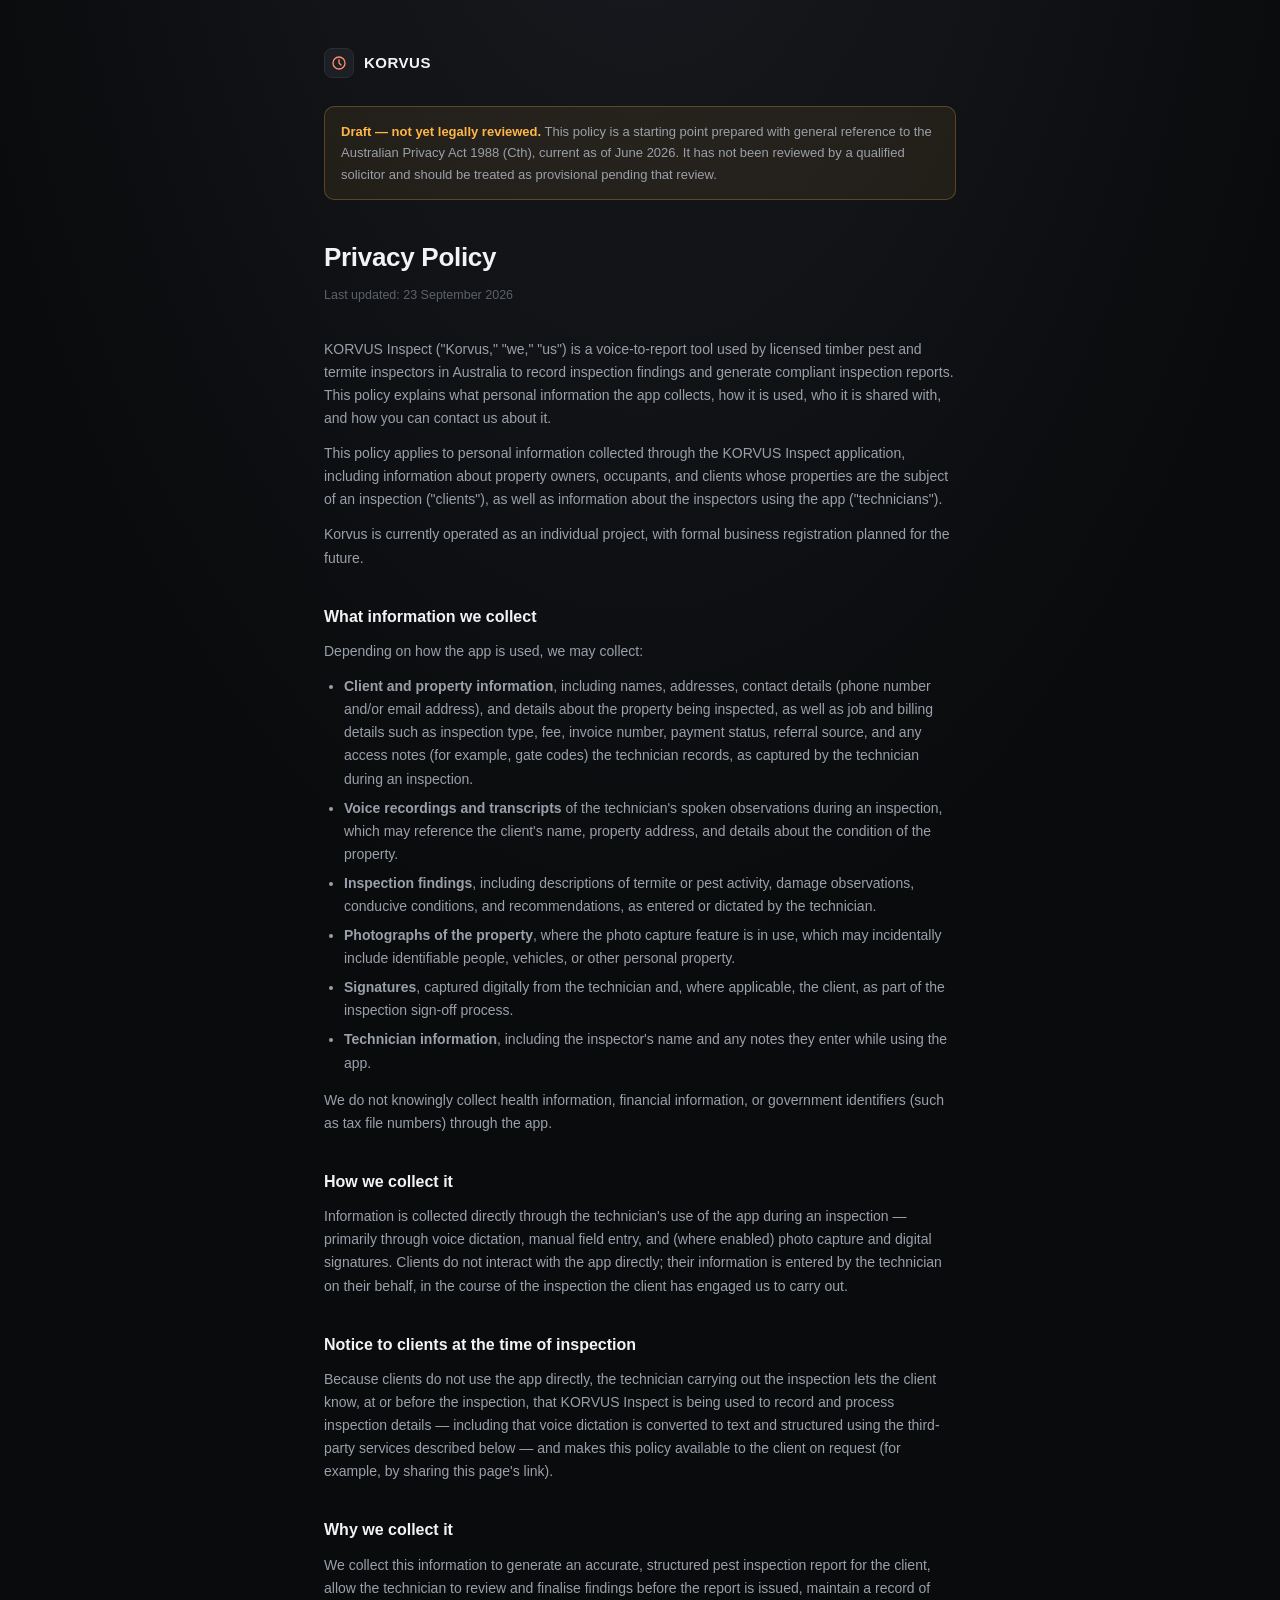
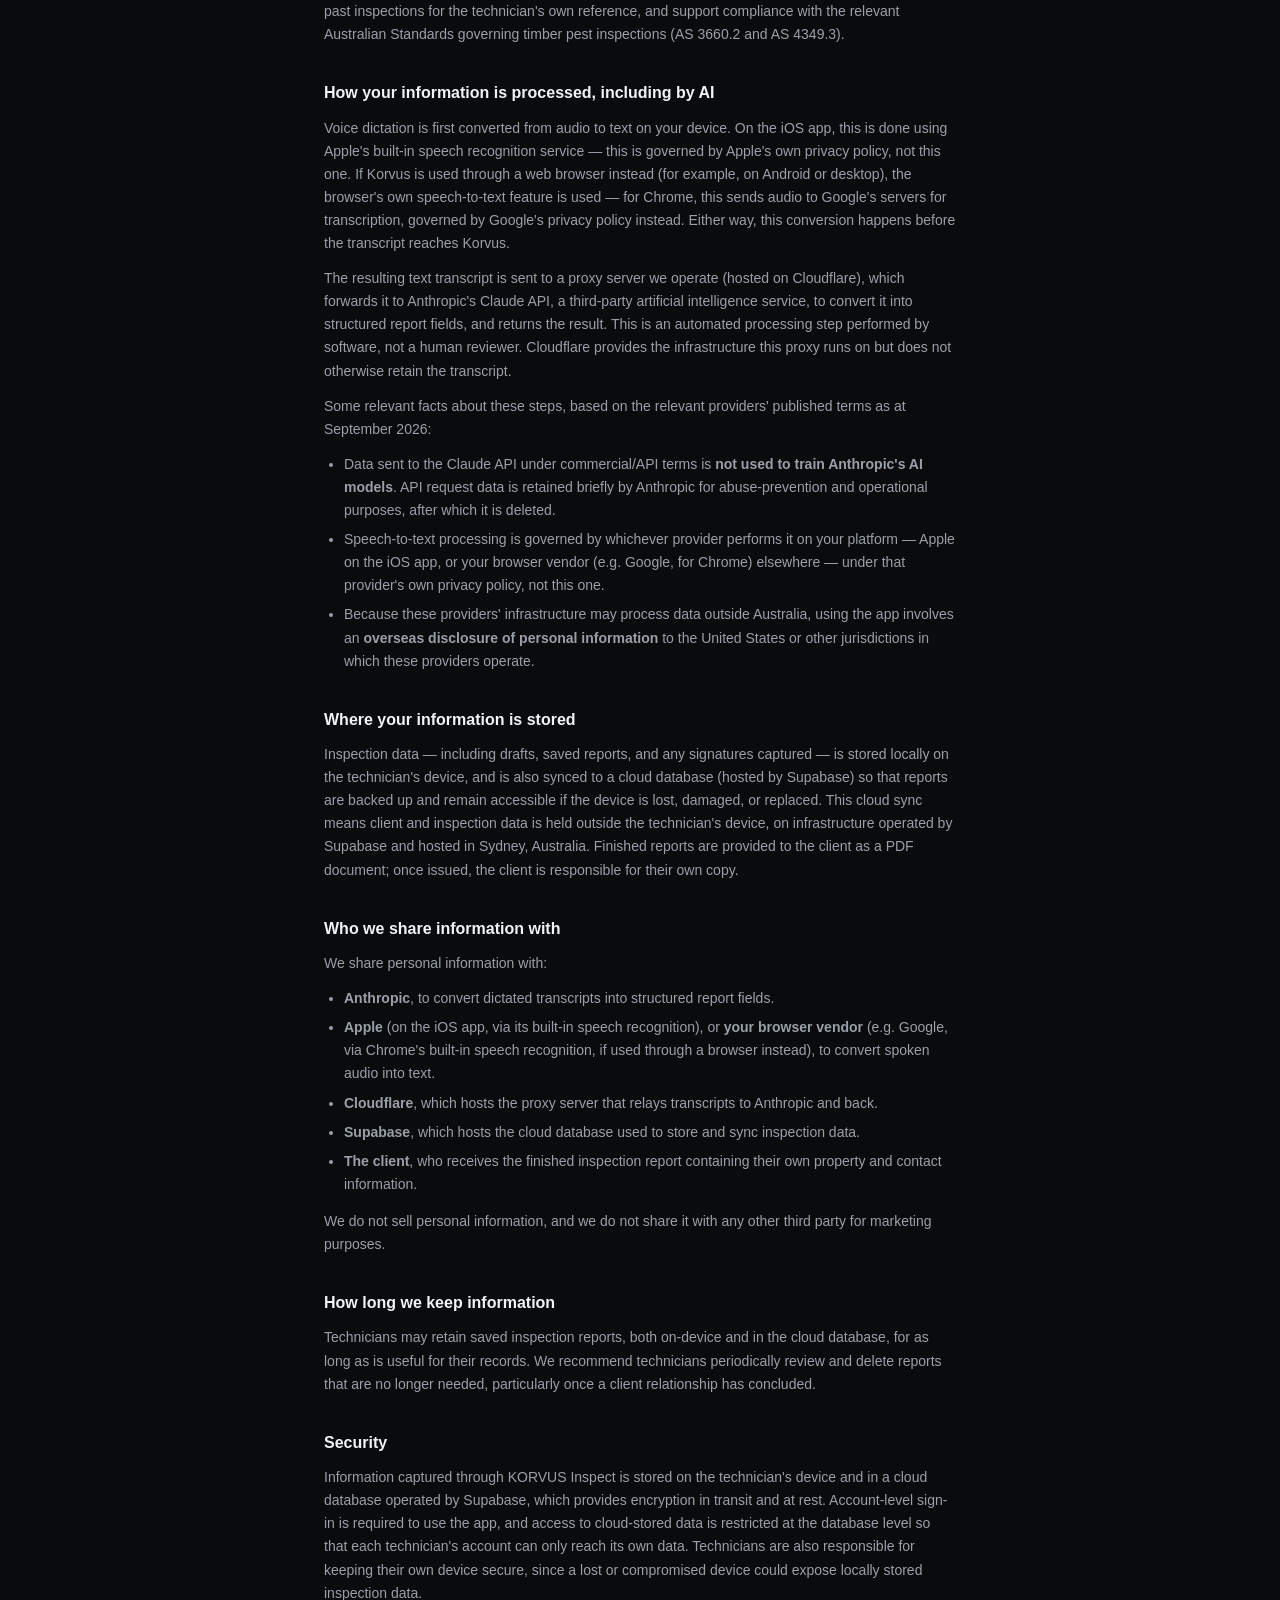
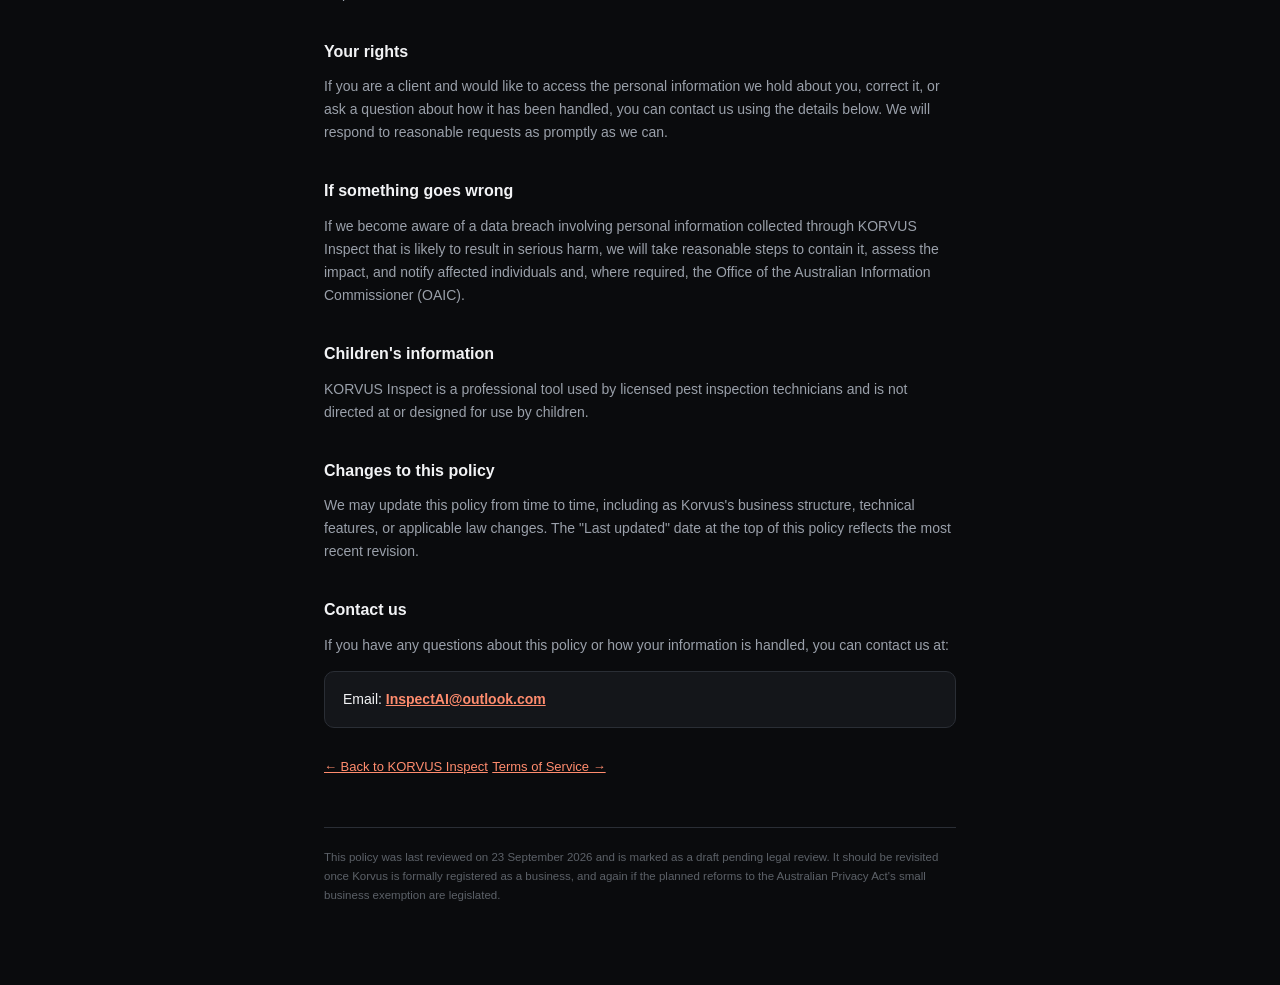
<file: privacy.html>
<!DOCTYPE html>
<html lang="en">
<head>
<meta charset="UTF-8">
<meta name="viewport" content="width=device-width, initial-scale=1.0">
<title>Privacy Policy — KORVUS Inspect</title>
<style>
  :root {
    --bg:       #0a0b0d;
    --surface:  #14161a;
    --surface2: #1c1f24;
    --accent:   #ff6b4a;
    --accent2:  #ff8c6e;
    --yellow:   #ffb648;
    --text:     #f2f3f5;
    --text2:    #9aa0aa;
    --text3:    #5c6168;
    --border:   #2a2e35;
  }
  * { margin:0; padding:0; box-sizing:border-box; }
  body {
    background: radial-gradient(ellipse 100% 60% at 50% -10%, #1a1d22 0%, var(--bg) 55%), var(--bg);
    color: var(--text);
    font-family: 'Inter', -apple-system, BlinkMacSystemFont, sans-serif;
    line-height: 1.65;
    min-height: 100vh;
  }
  .wrap {
    max-width: 680px;
    margin: 0 auto;
    padding: 48px 24px 80px;
  }
  .brand {
    display: flex;
    align-items: center;
    gap: 10px;
    margin-bottom: 28px;
  }
  .brand-icon {
    width: 30px; height: 30px;
    border-radius: 8px;
    background: var(--surface2);
    border: 1px solid var(--border);
    display: flex; align-items: center; justify-content: center;
    color: var(--accent2);
  }
  .brand-name { font-size: 15px; font-weight: 700; letter-spacing: 0.5px; }
  .draft-note {
    background: rgba(255,182,72,0.08);
    border: 1px solid rgba(255,182,72,0.25);
    border-radius: 10px;
    padding: 14px 16px;
    font-size: 13px;
    color: var(--text2);
    margin-bottom: 36px;
  }
  .draft-note strong { color: var(--yellow); }
  h1 {
    font-size: 26px;
    font-weight: 700;
    margin-bottom: 6px;
    letter-spacing: -0.3px;
  }
  .updated {
    font-size: 12.5px;
    color: var(--text3);
    margin-bottom: 32px;
  }
  h2 {
    font-size: 16px;
    font-weight: 700;
    margin-top: 34px;
    margin-bottom: 10px;
    color: var(--text);
  }
  p, li { font-size: 14px; color: var(--text2); }
  p { margin-bottom: 12px; }
  ul { margin: 10px 0 14px 20px; }
  li { margin-bottom: 6px; }
  a { color: var(--accent2); text-decoration: underline; }
  .contact-box {
    margin-top: 14px;
    background: var(--surface);
    border: 1px solid var(--border);
    border-radius: 10px;
    padding: 16px 18px;
    font-size: 14px;
  }
  .contact-box a { font-weight: 600; }
  footer {
    margin-top: 48px;
    padding-top: 20px;
    border-top: 1px solid var(--border);
    font-size: 11.5px;
    color: var(--text3);
  }
  footer a { color: var(--text3); }
  .back-link {
    display: inline-block;
    margin-top: 28px;
    font-size: 13px;
  }
</style>
</head>
<body>
<div class="wrap">

  <div class="brand">
    <div class="brand-icon">
      <svg width="16" height="16" viewBox="0 0 24 24" fill="none" stroke="currentColor" stroke-width="2" stroke-linecap="round" stroke-linejoin="round"><circle cx="12" cy="12" r="9"/><path d="M12 7v5l3 3"/></svg>
    </div>
    <div class="brand-name">KORVUS</div>
  </div>

  <div class="draft-note">
    <strong>Draft — not yet legally reviewed.</strong> This policy is a starting point prepared with general reference to the Australian Privacy Act 1988 (Cth), current as of June 2026. It has not been reviewed by a qualified solicitor and should be treated as provisional pending that review.
  </div>

  <h1>Privacy Policy</h1>
  <div class="updated">Last updated: 23 September 2026</div>

  <p>KORVUS Inspect ("Korvus," "we," "us") is a voice-to-report tool used by licensed timber pest and termite inspectors in Australia to record inspection findings and generate compliant inspection reports. This policy explains what personal information the app collects, how it is used, who it is shared with, and how you can contact us about it.</p>

  <p>This policy applies to personal information collected through the KORVUS Inspect application, including information about property owners, occupants, and clients whose properties are the subject of an inspection ("clients"), as well as information about the inspectors using the app ("technicians").</p>

  <p>Korvus is currently operated as an individual project, with formal business registration planned for the future.</p>

  <h2>What information we collect</h2>
  <p>Depending on how the app is used, we may collect:</p>
  <ul>
    <li><strong>Client and property information</strong>, including names, addresses, contact details (phone number and/or email address), and details about the property being inspected, as well as job and billing details such as inspection type, fee, invoice number, payment status, referral source, and any access notes (for example, gate codes) the technician records, as captured by the technician during an inspection.</li>
    <li><strong>Voice recordings and transcripts</strong> of the technician's spoken observations during an inspection, which may reference the client's name, property address, and details about the condition of the property.</li>
    <li><strong>Inspection findings</strong>, including descriptions of termite or pest activity, damage observations, conducive conditions, and recommendations, as entered or dictated by the technician.</li>
    <li><strong>Photographs of the property</strong>, where the photo capture feature is in use, which may incidentally include identifiable people, vehicles, or other personal property.</li>
    <li><strong>Signatures</strong>, captured digitally from the technician and, where applicable, the client, as part of the inspection sign-off process.</li>
    <li><strong>Technician information</strong>, including the inspector's name and any notes they enter while using the app.</li>
  </ul>
  <p>We do not knowingly collect health information, financial information, or government identifiers (such as tax file numbers) through the app.</p>

  <h2>How we collect it</h2>
  <p>Information is collected directly through the technician's use of the app during an inspection — primarily through voice dictation, manual field entry, and (where enabled) photo capture and digital signatures. Clients do not interact with the app directly; their information is entered by the technician on their behalf, in the course of the inspection the client has engaged us to carry out.</p>

  <h2>Notice to clients at the time of inspection</h2>
  <p>Because clients do not use the app directly, the technician carrying out the inspection lets the client know, at or before the inspection, that KORVUS Inspect is being used to record and process inspection details — including that voice dictation is converted to text and structured using the third-party services described below — and makes this policy available to the client on request (for example, by sharing this page's link).</p>

  <h2>Why we collect it</h2>
  <p>We collect this information to generate an accurate, structured pest inspection report for the client, allow the technician to review and finalise findings before the report is issued, maintain a record of past inspections for the technician's own reference, and support compliance with the relevant Australian Standards governing timber pest inspections (AS 3660.2 and AS 4349.3).</p>

  <h2>How your information is processed, including by AI</h2>
  <p>Voice dictation is first converted from audio to text on your device. On the iOS app, this is done using Apple's built-in speech recognition service — this is governed by Apple's own privacy policy, not this one. If Korvus is used through a web browser instead (for example, on Android or desktop), the browser's own speech-to-text feature is used — for Chrome, this sends audio to Google's servers for transcription, governed by Google's privacy policy instead. Either way, this conversion happens before the transcript reaches Korvus.</p>
  <p>The resulting text transcript is sent to a proxy server we operate (hosted on Cloudflare), which forwards it to Anthropic's Claude API, a third-party artificial intelligence service, to convert it into structured report fields, and returns the result. This is an automated processing step performed by software, not a human reviewer. Cloudflare provides the infrastructure this proxy runs on but does not otherwise retain the transcript.</p>
  <p>Some relevant facts about these steps, based on the relevant providers' published terms as at September 2026:</p>
  <ul>
    <li>Data sent to the Claude API under commercial/API terms is <strong>not used to train Anthropic's AI models</strong>. API request data is retained briefly by Anthropic for abuse-prevention and operational purposes, after which it is deleted.</li>
    <li>Speech-to-text processing is governed by whichever provider performs it on your platform — Apple on the iOS app, or your browser vendor (e.g. Google, for Chrome) elsewhere — under that provider's own privacy policy, not this one.</li>
    <li>Because these providers' infrastructure may process data outside Australia, using the app involves an <strong>overseas disclosure of personal information</strong> to the United States or other jurisdictions in which these providers operate.</li>
  </ul>

  <h2>Where your information is stored</h2>
  <p>Inspection data — including drafts, saved reports, and any signatures captured — is stored locally on the technician's device, and is also synced to a cloud database (hosted by Supabase) so that reports are backed up and remain accessible if the device is lost, damaged, or replaced. This cloud sync means client and inspection data is held outside the technician's device, on infrastructure operated by Supabase and hosted in Sydney, Australia. Finished reports are provided to the client as a PDF document; once issued, the client is responsible for their own copy.</p>

  <h2>Who we share information with</h2>
  <p>We share personal information with:</p>
  <ul>
    <li><strong>Anthropic</strong>, to convert dictated transcripts into structured report fields.</li>
    <li><strong>Apple</strong> (on the iOS app, via its built-in speech recognition), or <strong>your browser vendor</strong> (e.g. Google, via Chrome's built-in speech recognition, if used through a browser instead), to convert spoken audio into text.</li>
    <li><strong>Cloudflare</strong>, which hosts the proxy server that relays transcripts to Anthropic and back.</li>
    <li><strong>Supabase</strong>, which hosts the cloud database used to store and sync inspection data.</li>
    <li><strong>The client</strong>, who receives the finished inspection report containing their own property and contact information.</li>
  </ul>
  <p>We do not sell personal information, and we do not share it with any other third party for marketing purposes.</p>

  <h2>How long we keep information</h2>
  <p>Technicians may retain saved inspection reports, both on-device and in the cloud database, for as long as is useful for their records. We recommend technicians periodically review and delete reports that are no longer needed, particularly once a client relationship has concluded.</p>

  <h2>Security</h2>
  <p>Information captured through KORVUS Inspect is stored on the technician's device and in a cloud database operated by Supabase, which provides encryption in transit and at rest. Account-level sign-in is required to use the app, and access to cloud-stored data is restricted at the database level so that each technician's account can only reach its own data. Technicians are also responsible for keeping their own device secure, since a lost or compromised device could expose locally stored inspection data.</p>

  <h2>Your rights</h2>
  <p>If you are a client and would like to access the personal information we hold about you, correct it, or ask a question about how it has been handled, you can contact us using the details below. We will respond to reasonable requests as promptly as we can.</p>

  <h2>If something goes wrong</h2>
  <p>If we become aware of a data breach involving personal information collected through KORVUS Inspect that is likely to result in serious harm, we will take reasonable steps to contain it, assess the impact, and notify affected individuals and, where required, the Office of the Australian Information Commissioner (OAIC).</p>

  <h2>Children's information</h2>
  <p>KORVUS Inspect is a professional tool used by licensed pest inspection technicians and is not directed at or designed for use by children.</p>

  <h2>Changes to this policy</h2>
  <p>We may update this policy from time to time, including as Korvus's business structure, technical features, or applicable law changes. The "Last updated" date at the top of this policy reflects the most recent revision.</p>

  <h2>Contact us</h2>
  <p>If you have any questions about this policy or how your information is handled, you can contact us at:</p>
  <div class="contact-box">
    Email: <a href="mailto:InspectAI@outlook.com">InspectAI@outlook.com</a>
  </div>

  <a class="back-link" href="index.html">← Back to KORVUS Inspect</a>
  <a class="back-link" href="terms.html">Terms of Service →</a>

  <footer>
    This policy was last reviewed on 23 September 2026 and is marked as a draft pending legal review. It should be revisited once Korvus is formally registered as a business, and again if the planned reforms to the Australian Privacy Act's small business exemption are legislated.
  </footer>

</div>
</body>
</html>
</file>
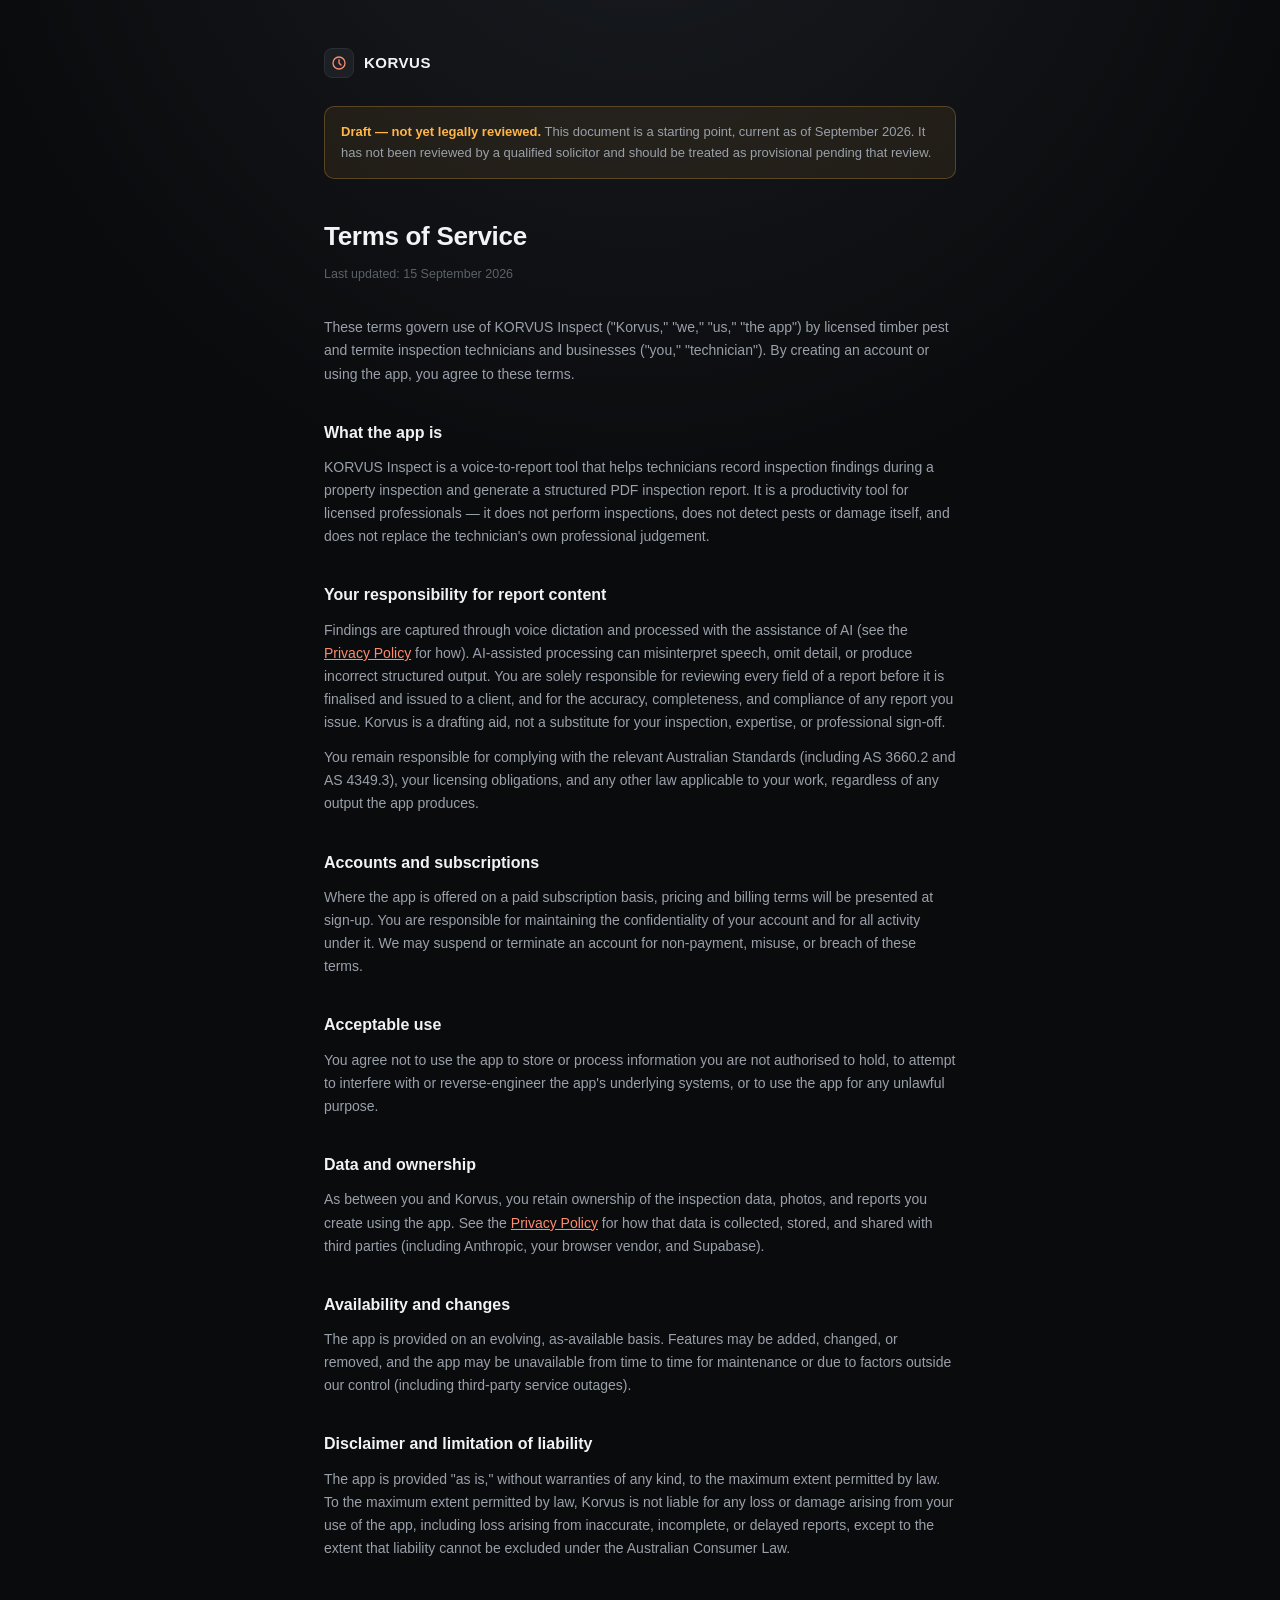
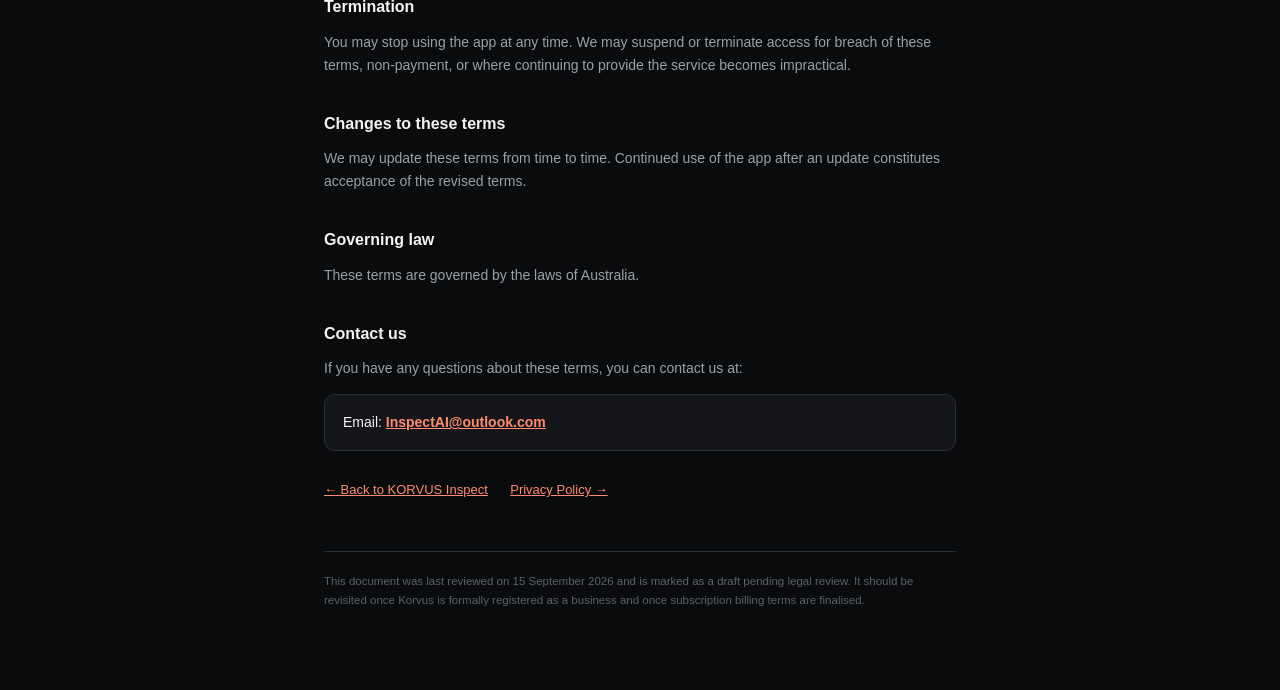
<file: terms.html>
<!DOCTYPE html>
<html lang="en">
<head>
<meta charset="UTF-8">
<meta name="viewport" content="width=device-width, initial-scale=1.0">
<title>Terms of Service — KORVUS Inspect</title>
<style>
  :root {
    --bg:       #0a0b0d;
    --surface:  #14161a;
    --surface2: #1c1f24;
    --accent:   #ff6b4a;
    --accent2:  #ff8c6e;
    --yellow:   #ffb648;
    --text:     #f2f3f5;
    --text2:    #9aa0aa;
    --text3:    #5c6168;
    --border:   #2a2e35;
  }
  * { margin:0; padding:0; box-sizing:border-box; }
  body {
    background: radial-gradient(ellipse 100% 60% at 50% -10%, #1a1d22 0%, var(--bg) 55%), var(--bg);
    color: var(--text);
    font-family: 'Inter', -apple-system, BlinkMacSystemFont, sans-serif;
    line-height: 1.65;
    min-height: 100vh;
  }
  .wrap {
    max-width: 680px;
    margin: 0 auto;
    padding: 48px 24px 80px;
  }
  .brand {
    display: flex;
    align-items: center;
    gap: 10px;
    margin-bottom: 28px;
  }
  .brand-icon {
    width: 30px; height: 30px;
    border-radius: 8px;
    background: var(--surface2);
    border: 1px solid var(--border);
    display: flex; align-items: center; justify-content: center;
    color: var(--accent2);
  }
  .brand-name { font-size: 15px; font-weight: 700; letter-spacing: 0.5px; }
  .draft-note {
    background: rgba(255,182,72,0.08);
    border: 1px solid rgba(255,182,72,0.25);
    border-radius: 10px;
    padding: 14px 16px;
    font-size: 13px;
    color: var(--text2);
    margin-bottom: 36px;
  }
  .draft-note strong { color: var(--yellow); }
  h1 {
    font-size: 26px;
    font-weight: 700;
    margin-bottom: 6px;
    letter-spacing: -0.3px;
  }
  .updated {
    font-size: 12.5px;
    color: var(--text3);
    margin-bottom: 32px;
  }
  h2 {
    font-size: 16px;
    font-weight: 700;
    margin-top: 34px;
    margin-bottom: 10px;
    color: var(--text);
  }
  p, li { font-size: 14px; color: var(--text2); }
  p { margin-bottom: 12px; }
  ul { margin: 10px 0 14px 20px; }
  li { margin-bottom: 6px; }
  a { color: var(--accent2); text-decoration: underline; }
  .contact-box {
    margin-top: 14px;
    background: var(--surface);
    border: 1px solid var(--border);
    border-radius: 10px;
    padding: 16px 18px;
    font-size: 14px;
  }
  .contact-box a { font-weight: 600; }
  footer {
    margin-top: 48px;
    padding-top: 20px;
    border-top: 1px solid var(--border);
    font-size: 11.5px;
    color: var(--text3);
  }
  footer a { color: var(--text3); }
  .back-link {
    display: inline-block;
    margin-top: 28px;
    font-size: 13px;
    margin-right: 18px;
  }
  .back-link + .back-link { margin-left: 0; }
</style>
</head>
<body>
<div class="wrap">

  <div class="brand">
    <div class="brand-icon">
      <svg width="16" height="16" viewBox="0 0 24 24" fill="none" stroke="currentColor" stroke-width="2" stroke-linecap="round" stroke-linejoin="round"><circle cx="12" cy="12" r="9"/><path d="M12 7v5l3 3"/></svg>
    </div>
    <div class="brand-name">KORVUS</div>
  </div>

  <div class="draft-note">
    <strong>Draft — not yet legally reviewed.</strong> This document is a starting point, current as of September 2026. It has not been reviewed by a qualified solicitor and should be treated as provisional pending that review.
  </div>

  <h1>Terms of Service</h1>
  <div class="updated">Last updated: 15 September 2026</div>

  <p>These terms govern use of KORVUS Inspect ("Korvus," "we," "us," "the app") by licensed timber pest and termite inspection technicians and businesses ("you," "technician"). By creating an account or using the app, you agree to these terms.</p>

  <h2>What the app is</h2>
  <p>KORVUS Inspect is a voice-to-report tool that helps technicians record inspection findings during a property inspection and generate a structured PDF inspection report. It is a productivity tool for licensed professionals — it does not perform inspections, does not detect pests or damage itself, and does not replace the technician's own professional judgement.</p>

  <h2>Your responsibility for report content</h2>
  <p>Findings are captured through voice dictation and processed with the assistance of AI (see the <a href="privacy.html">Privacy Policy</a> for how). AI-assisted processing can misinterpret speech, omit detail, or produce incorrect structured output. You are solely responsible for reviewing every field of a report before it is finalised and issued to a client, and for the accuracy, completeness, and compliance of any report you issue. Korvus is a drafting aid, not a substitute for your inspection, expertise, or professional sign-off.</p>
  <p>You remain responsible for complying with the relevant Australian Standards (including AS 3660.2 and AS 4349.3), your licensing obligations, and any other law applicable to your work, regardless of any output the app produces.</p>

  <h2>Accounts and subscriptions</h2>
  <p>Where the app is offered on a paid subscription basis, pricing and billing terms will be presented at sign-up. You are responsible for maintaining the confidentiality of your account and for all activity under it. We may suspend or terminate an account for non-payment, misuse, or breach of these terms.</p>

  <h2>Acceptable use</h2>
  <p>You agree not to use the app to store or process information you are not authorised to hold, to attempt to interfere with or reverse-engineer the app's underlying systems, or to use the app for any unlawful purpose.</p>

  <h2>Data and ownership</h2>
  <p>As between you and Korvus, you retain ownership of the inspection data, photos, and reports you create using the app. See the <a href="privacy.html">Privacy Policy</a> for how that data is collected, stored, and shared with third parties (including Anthropic, your browser vendor, and Supabase).</p>

  <h2>Availability and changes</h2>
  <p>The app is provided on an evolving, as-available basis. Features may be added, changed, or removed, and the app may be unavailable from time to time for maintenance or due to factors outside our control (including third-party service outages).</p>

  <h2>Disclaimer and limitation of liability</h2>
  <p>The app is provided "as is," without warranties of any kind, to the maximum extent permitted by law. To the maximum extent permitted by law, Korvus is not liable for any loss or damage arising from your use of the app, including loss arising from inaccurate, incomplete, or delayed reports, except to the extent that liability cannot be excluded under the Australian Consumer Law.</p>

  <h2>Termination</h2>
  <p>You may stop using the app at any time. We may suspend or terminate access for breach of these terms, non-payment, or where continuing to provide the service becomes impractical.</p>

  <h2>Changes to these terms</h2>
  <p>We may update these terms from time to time. Continued use of the app after an update constitutes acceptance of the revised terms.</p>

  <h2>Governing law</h2>
  <p>These terms are governed by the laws of Australia.</p>

  <h2>Contact us</h2>
  <p>If you have any questions about these terms, you can contact us at:</p>
  <div class="contact-box">
    Email: <a href="mailto:InspectAI@outlook.com">InspectAI@outlook.com</a>
  </div>

  <a class="back-link" href="index.html">← Back to KORVUS Inspect</a>
  <a class="back-link" href="privacy.html">Privacy Policy →</a>

  <footer>
    This document was last reviewed on 15 September 2026 and is marked as a draft pending legal review. It should be revisited once Korvus is formally registered as a business and once subscription billing terms are finalised.
  </footer>

</div>
</body>
</html>
</file>
